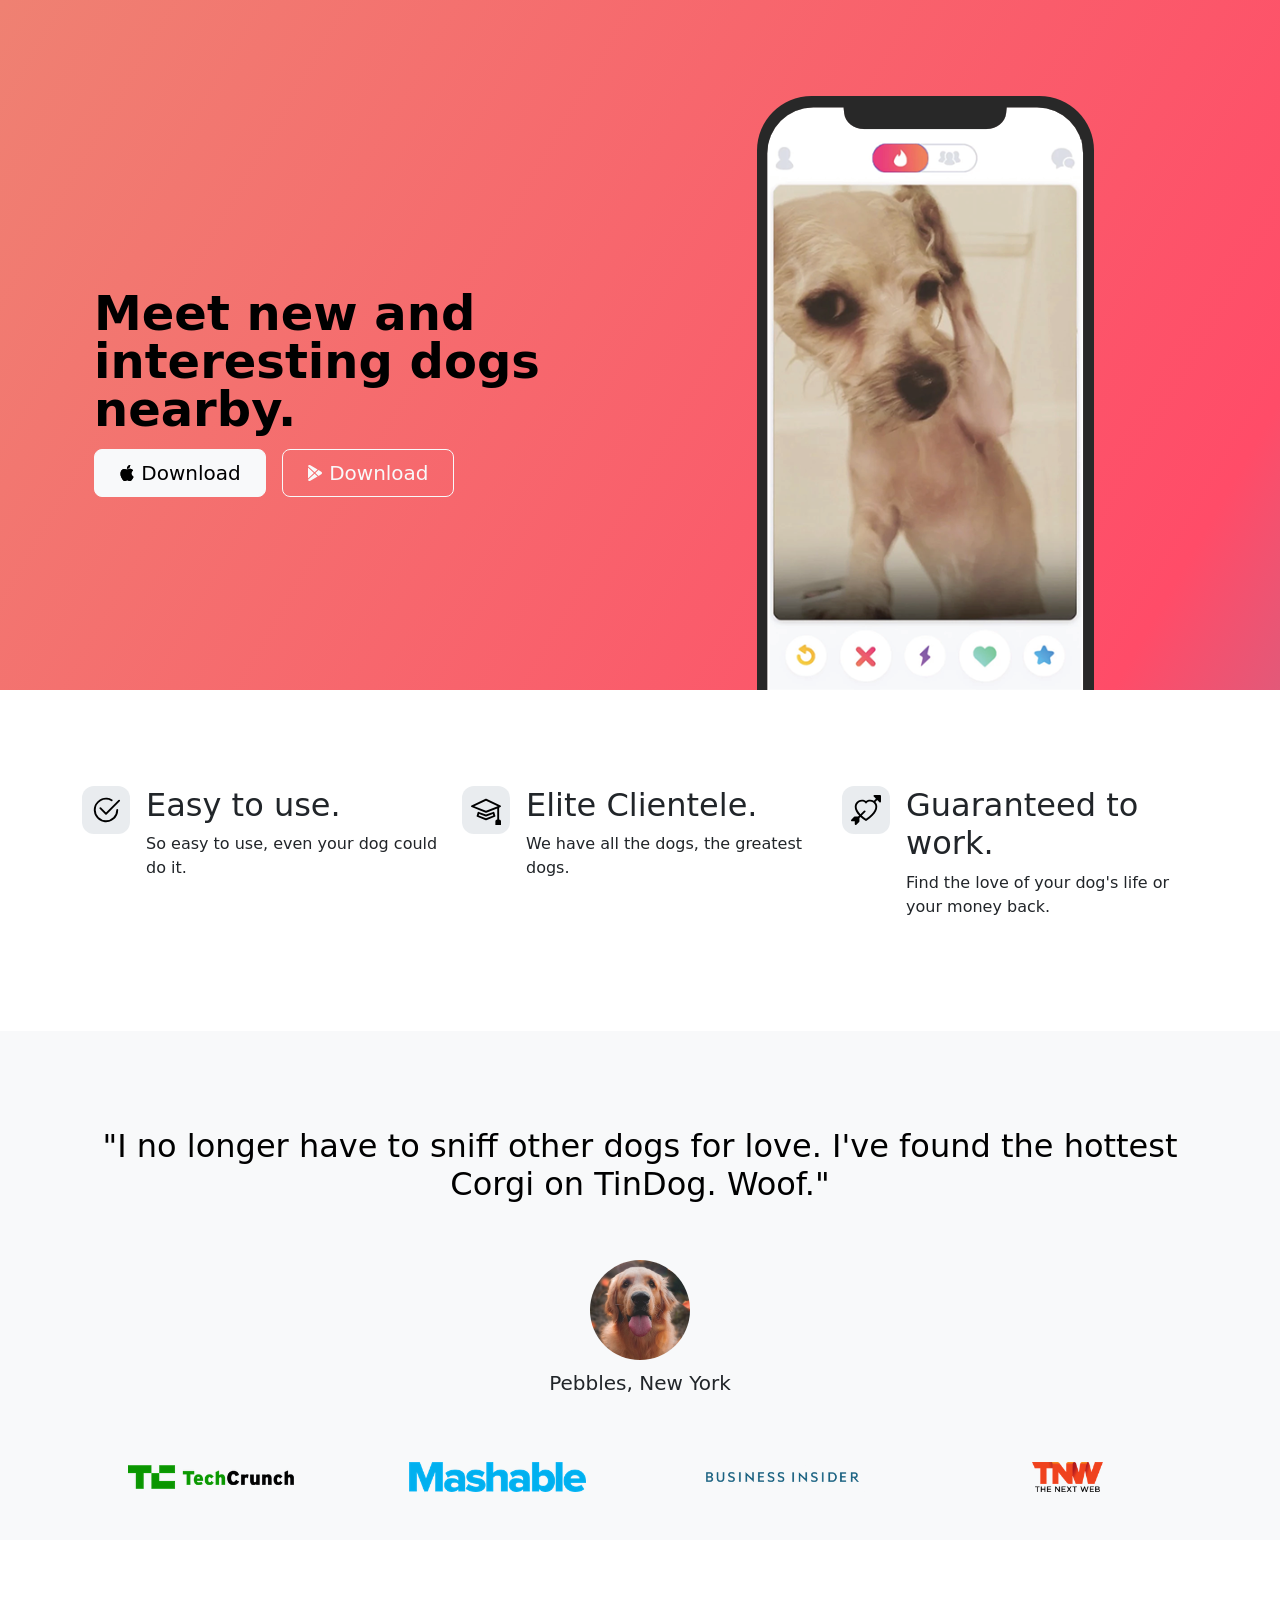
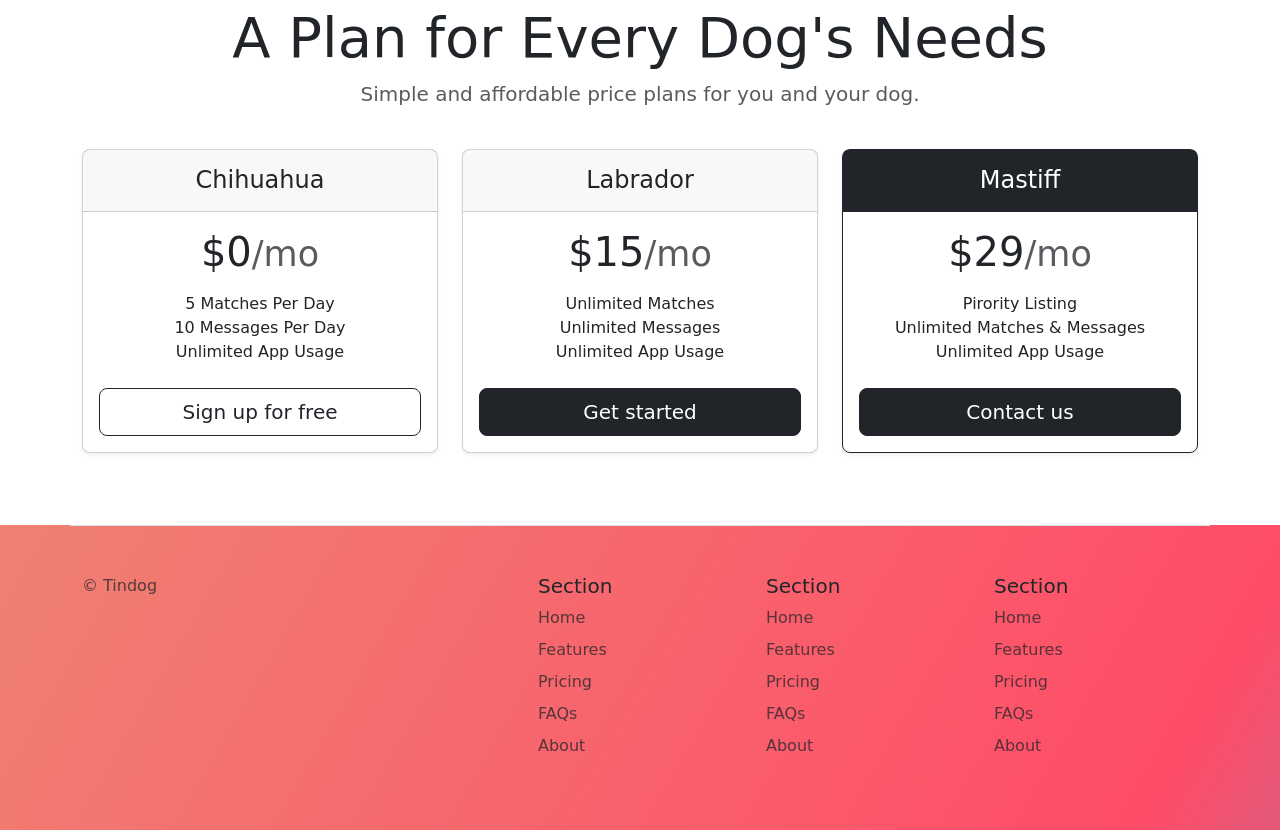
<file: solution.html>
<!DOCTYPE html>
<html lang="en">

<head>
  <meta charset="UTF-8">
  <meta name="viewport" content="width=device-width, initial-scale=1.0">
  <title>TinDog</title>
  <link href="https://cdn.jsdelivr.net/npm/bootstrap@5.3.0-alpha3/dist/css/bootstrap.min.css" rel="stylesheet"
    integrity="sha384-KK94CHFLLe+nY2dmCWGMq91rCGa5gtU4mk92HdvYe+M/SXH301p5ILy+dN9+nJOZ" crossorigin="anonymous">
  <link rel="stylesheet" href="./css/solution.css">
</head>

<body>


  <!-- Title -->
  <section id="title" class="gradient-background">

    <div class="container col-xxl-8 px-4 pt-5">
      <div class="row flex-lg-row-reverse align-items-center g-5 pt-5">
        <div class="col-10 col-sm-8 col-lg-6">
          <img src="./images/iphone.png" class="d-block mx-lg-auto img-fluid" alt="Bootstrap Themes" height="200"
            loading="lazy">
        </div>
        <div class="col-lg-6">
          <h1 class="display-5 fw-bold text-body-emphasis lh-1 mb-3">Meet new and interesting dogs nearby.</h1>

          <div class="d-grid gap-2 d-md-flex justify-content-md-start">
            <button type="button" class="btn btn-light btn-lg px-4 me-md-2"><svg xmlns="http://www.w3.org/2000/svg"
                width="16" height="16" fill="currentColor" class="bi bi-apple mb-1" viewBox="0 0 16 16">
                <path
                  d="M11.182.008C11.148-.03 9.923.023 8.857 1.18c-1.066 1.156-.902 2.482-.878 2.516.024.034 1.52.087 2.475-1.258.955-1.345.762-2.391.728-2.43Zm3.314 11.733c-.048-.096-2.325-1.234-2.113-3.422.212-2.189 1.675-2.789 1.698-2.854.023-.065-.597-.79-1.254-1.157a3.692 3.692 0 0 0-1.563-.434c-.108-.003-.483-.095-1.254.116-.508.139-1.653.589-1.968.607-.316.018-1.256-.522-2.267-.665-.647-.125-1.333.131-1.824.328-.49.196-1.422.754-2.074 2.237-.652 1.482-.311 3.83-.067 4.56.244.729.625 1.924 1.273 2.796.576.984 1.34 1.667 1.659 1.899.319.232 1.219.386 1.843.067.502-.308 1.408-.485 1.766-.472.357.013 1.061.154 1.782.539.571.197 1.111.115 1.652-.105.541-.221 1.324-1.059 2.238-2.758.347-.79.505-1.217.473-1.282Z" />
                <path
                  d="M11.182.008C11.148-.03 9.923.023 8.857 1.18c-1.066 1.156-.902 2.482-.878 2.516.024.034 1.52.087 2.475-1.258.955-1.345.762-2.391.728-2.43Zm3.314 11.733c-.048-.096-2.325-1.234-2.113-3.422.212-2.189 1.675-2.789 1.698-2.854.023-.065-.597-.79-1.254-1.157a3.692 3.692 0 0 0-1.563-.434c-.108-.003-.483-.095-1.254.116-.508.139-1.653.589-1.968.607-.316.018-1.256-.522-2.267-.665-.647-.125-1.333.131-1.824.328-.49.196-1.422.754-2.074 2.237-.652 1.482-.311 3.83-.067 4.56.244.729.625 1.924 1.273 2.796.576.984 1.34 1.667 1.659 1.899.319.232 1.219.386 1.843.067.502-.308 1.408-.485 1.766-.472.357.013 1.061.154 1.782.539.571.197 1.111.115 1.652-.105.541-.221 1.324-1.059 2.238-2.758.347-.79.505-1.217.473-1.282Z" />
              </svg> Download</button>
            <button type="button" class="btn btn-outline-light btn-lg px-4"><svg xmlns="http://www.w3.org/2000/svg"
                width="16" height="16" fill="currentColor" class="bi bi-google-play mb-1" viewBox="0 0 16 16">
                <path
                  d="M14.222 9.374c1.037-.61 1.037-2.137 0-2.748L11.528 5.04 8.32 8l3.207 2.96 2.694-1.586Zm-3.595 2.116L7.583 8.68 1.03 14.73c.201 1.029 1.36 1.61 2.303 1.055l7.294-4.295ZM1 13.396V2.603L6.846 8 1 13.396ZM1.03 1.27l6.553 6.05 3.044-2.81L3.333.215C2.39-.341 1.231.24 1.03 1.27Z" />
              </svg> Download</button>
          </div>
        </div>
      </div>
    </div>
  </section>
  <!-- Features -->
  <section id="features">
    <div class="container mt-5">
      <div class="row g-4 py-5 row-cols-1 row-cols-lg-3">
        <div class="col d-flex align-items-start">
          <div
            class="icon-square text-body-emphasis bg-body-secondary d-inline-flex align-items-center justify-content-center fs-4 flex-shrink-0 me-3">
            <svg xmlns="http://www.w3.org/2000/svg" height="30" fill="currentColor" class="bi bi-check2-circle"
              viewBox="0 0 16 16">
              <path
                d="M2.5 8a5.5 5.5 0 0 1 8.25-4.764.5.5 0 0 0 .5-.866A6.5 6.5 0 1 0 14.5 8a.5.5 0 0 0-1 0 5.5 5.5 0 1 1-11 0z" />
              <path
                d="M15.354 3.354a.5.5 0 0 0-.708-.708L8 9.293 5.354 6.646a.5.5 0 1 0-.708.708l3 3a.5.5 0 0 0 .708 0l7-7z" />
            </svg>
          </div>
          <div>
            <h3 class="fs-2">Easy to use.</h3>
            <p>So easy to use, even your dog could do it.</p>

          </div>
        </div>
        <div class="col d-flex align-items-start">
          <div
            class="icon-square text-body-emphasis bg-body-secondary d-inline-flex align-items-center justify-content-center fs-4 flex-shrink-0 me-3">
            <svg xmlns="http://www.w3.org/2000/svg" height="30" fill="currentColor" class="bi bi-mortarboard"
              viewBox="0 0 16 16">
              <path
                d="M8.211 2.047a.5.5 0 0 0-.422 0l-7.5 3.5a.5.5 0 0 0 .025.917l7.5 3a.5.5 0 0 0 .372 0L14 7.14V13a1 1 0 0 0-1 1v2h3v-2a1 1 0 0 0-1-1V6.739l.686-.275a.5.5 0 0 0 .025-.917l-7.5-3.5ZM8 8.46 1.758 5.965 8 3.052l6.242 2.913L8 8.46Z" />
              <path
                d="M4.176 9.032a.5.5 0 0 0-.656.327l-.5 1.7a.5.5 0 0 0 .294.605l4.5 1.8a.5.5 0 0 0 .372 0l4.5-1.8a.5.5 0 0 0 .294-.605l-.5-1.7a.5.5 0 0 0-.656-.327L8 10.466 4.176 9.032Zm-.068 1.873.22-.748 3.496 1.311a.5.5 0 0 0 .352 0l3.496-1.311.22.748L8 12.46l-3.892-1.556Z" />
            </svg>
          </div>
          <div>
            <h3 class="fs-2">Elite Clientele.</h3>
            <p>We have all the dogs, the greatest dogs.</p>

          </div>
        </div>
        <div class="col d-flex align-items-start">
          <div
            class="icon-square text-body-emphasis bg-body-secondary d-inline-flex align-items-center justify-content-center fs-4 flex-shrink-0 me-3">
            <svg xmlns="http://www.w3.org/2000/svg" height="30" fill="currentColor" class="bi bi-arrow-through-heart"
              viewBox="0 0 16 16">
              <path fill-rule="evenodd"
                d="M2.854 15.854A.5.5 0 0 1 2 15.5V14H.5a.5.5 0 0 1-.354-.854l1.5-1.5A.5.5 0 0 1 2 11.5h1.793l.53-.53c-.771-.802-1.328-1.58-1.704-2.32-.798-1.575-.775-2.996-.213-4.092C3.426 2.565 6.18 1.809 8 3.233c1.25-.98 2.944-.928 4.212-.152L13.292 2 12.147.854A.5.5 0 0 1 12.5 0h3a.5.5 0 0 1 .5.5v3a.5.5 0 0 1-.854.354L14 2.707l-1.006 1.006c.236.248.44.531.6.845.562 1.096.585 2.517-.213 4.092-.793 1.563-2.395 3.288-5.105 5.08L8 13.912l-.276-.182a21.86 21.86 0 0 1-2.685-2.062l-.539.54V14a.5.5 0 0 1-.146.354l-1.5 1.5Zm2.893-4.894A20.419 20.419 0 0 0 8 12.71c2.456-1.666 3.827-3.207 4.489-4.512.679-1.34.607-2.42.215-3.185-.817-1.595-3.087-2.054-4.346-.761L8 4.62l-.358-.368c-1.259-1.293-3.53-.834-4.346.761-.392.766-.464 1.845.215 3.185.323.636.815 1.33 1.519 2.065l1.866-1.867a.5.5 0 1 1 .708.708L5.747 10.96Z" />
            </svg>
          </div>
          <div>
            <h3 class="fs-2">Guaranteed to work.</h3>
            <p>Find the love of your dog's life or your money back.</p>

          </div>
        </div>
      </div>
    </div>
  </section>
  <!-- Testimonial -->
  <section id="testimonial">
    <div class="my-5">
      <div class="p-5 text-center bg-body-tertiary">
        <div class="container py-5">
          <h2 class="text-body-emphasis">"I no longer have to sniff other dogs for love. I've found the hottest Corgi on
            TinDog. Woof."</h2>
          <img class="profile-img mt-5" src="./images/dog-img.jpg" alt="dog image">
          <p class="col-lg-8 mx-auto lead mt-2">
            Pebbles, New York
          </p>
        </div>

        <div class="container">
          <div class="row">
            <div class="col-lg-3 col-sm-12">
              <img src="./images/techcrunch.png" alt="techcrunch" height="30">
            </div>
            <div class="col-lg-3 col-sm-12">
              <img src="./images/mashable.png" alt="mashable" height="30">
            </div>
            <div class="col-lg-3 col-sm-12">
              <img src="./images/bizinsider.png" alt="bizinsider" height="30">
            </div>
            <div class="col-lg-3 col-sm-12">
              <img src="./images/tnw.png" alt="tnw" height="30">
            </div>
          </div>
        </div>
      </div>
    </div>
  </section>
  <!-- Pricing -->
  <section id="pricing">
    <div class="container">
      <div class="pricing-header p-3 pb-md-4 mx-auto text-center">
        <h2 class="display-4 fw-normal">A Plan for Every Dog's Needs</h2>
        <p class="fs-5 text-body-secondary">Simple and affordable price plans for you and your dog.
      </div>
      <div class="row row-cols-1 row-cols-md-3 mb-3 text-center">
        <div class="col">
          <div class="card mb-4 rounded-3 shadow-sm">
            <div class="card-header py-3">
              <h4 class="my-0 fw-normal">Chihuahua</h4>
            </div>
            <div class="card-body">
              <h1 class="card-title pricing-card-title">$0<small class="text-body-secondary fw-light">/mo</small></h1>
              <ul class="list-unstyled mt-3 mb-4">
                <li>5 Matches Per Day</li>
                <li>10 Messages Per Day</li>
                <li>Unlimited App Usage</li>
              </ul>
              <button type="button" class="w-100 btn btn-lg btn-outline-dark">Sign up for free</button>
            </div>
          </div>
        </div>
        <div class="col">
          <div class="card mb-4 rounded-3 shadow-sm">
            <div class="card-header py-3">
              <h4 class="my-0 fw-normal">Labrador</h4>
            </div>
            <div class="card-body">
              <h1 class="card-title pricing-card-title">$15<small class="text-body-secondary fw-light">/mo</small></h1>
              <ul class="list-unstyled mt-3 mb-4">
                <li>Unlimited Matches</li>
                <li>Unlimited Messages</li>
                <li>Unlimited App Usage</li>
              </ul>
              <button type="button" class="w-100 btn btn-lg btn-dark">Get started</button>
            </div>
          </div>
        </div>
        <div class="col">
          <div class="card mb-4 rounded-3 shadow-sm border-dark">
            <div class="card-header py-3 text-bg-dark border-dark">
              <h4 class="my-0 fw-normal">Mastiff</h4>
            </div>
            <div class="card-body">
              <h1 class="card-title pricing-card-title">$29<small class="text-body-secondary fw-light">/mo</small></h1>
              <ul class="list-unstyled mt-3 mb-4">
                <li>Pirority Listing</li>
                <li>Unlimited Matches & Messages</li>
                <li>Unlimited App Usage</li>
              </ul>
              <button type="button" class="w-100 btn btn-lg btn-dark">Contact us</button>
            </div>
          </div>
        </div>
      </div>
    </div>
  </section>
  <!-- Footer -->
  <section id="contact" class="gradient-background">
    <div class="container ">
      <footer class="row row-cols-1 row-cols-sm-2 row-cols-md-5 py-5 mt-5 border-top">
        <div class="col mb-3">

          <p class="text-body-secondary">© Tindog</p>
        </div>

        <div class="col mb-3">

        </div>

        <div class="col mb-3">
          <h5>Section</h5>
          <ul class="nav flex-column">
            <li class="nav-item mb-2"><a href="#" class="nav-link p-0 text-body-secondary">Home</a></li>
            <li class="nav-item mb-2"><a href="#" class="nav-link p-0 text-body-secondary">Features</a></li>
            <li class="nav-item mb-2"><a href="#" class="nav-link p-0 text-body-secondary">Pricing</a></li>
            <li class="nav-item mb-2"><a href="#" class="nav-link p-0 text-body-secondary">FAQs</a></li>
            <li class="nav-item mb-2"><a href="#" class="nav-link p-0 text-body-secondary">About</a></li>
          </ul>
        </div>

        <div class="col mb-3">
          <h5>Section</h5>
          <ul class="nav flex-column">
            <li class="nav-item mb-2"><a href="#" class="nav-link p-0 text-body-secondary">Home</a></li>
            <li class="nav-item mb-2"><a href="#" class="nav-link p-0 text-body-secondary">Features</a></li>
            <li class="nav-item mb-2"><a href="#" class="nav-link p-0 text-body-secondary">Pricing</a></li>
            <li class="nav-item mb-2"><a href="#" class="nav-link p-0 text-body-secondary">FAQs</a></li>
            <li class="nav-item mb-2"><a href="#" class="nav-link p-0 text-body-secondary">About</a></li>
          </ul>
        </div>

        <div class="col mb-3">
          <h5>Section</h5>
          <ul class="nav flex-column">
            <li class="nav-item mb-2"><a href="#" class="nav-link p-0 text-body-secondary">Home</a></li>
            <li class="nav-item mb-2"><a href="#" class="nav-link p-0 text-body-secondary">Features</a></li>
            <li class="nav-item mb-2"><a href="#" class="nav-link p-0 text-body-secondary">Pricing</a></li>
            <li class="nav-item mb-2"><a href="#" class="nav-link p-0 text-body-secondary">FAQs</a></li>
            <li class="nav-item mb-2"><a href="#" class="nav-link p-0 text-body-secondary">About</a></li>
          </ul>
        </div>
      </footer>
    </div>
  </section>
</body>

</html>
</file>
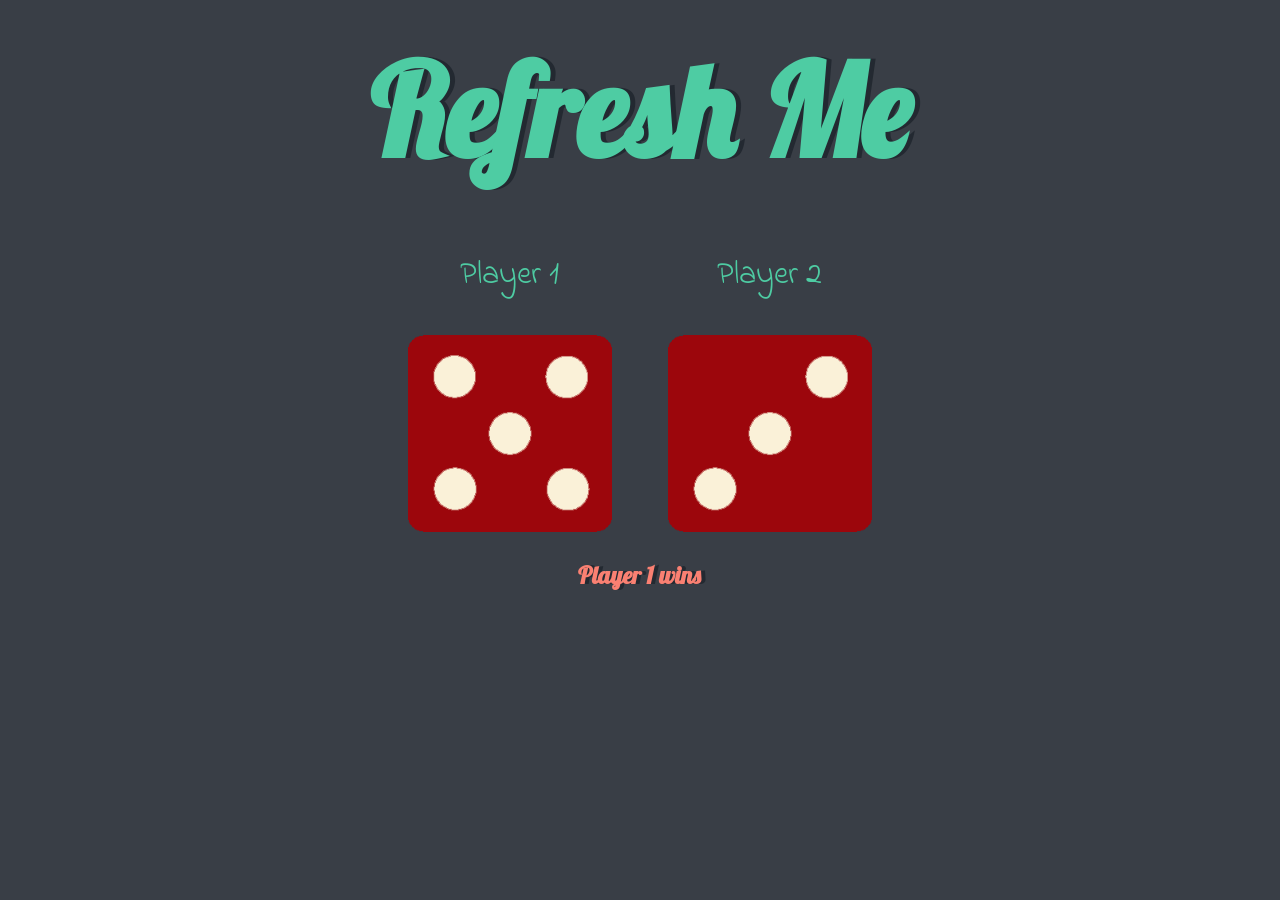
<file: Dicee+Challenge+-+Starting+Files/dicee.html>
<!DOCTYPE html>
<html lang="en" dir="ltr">
  <head>
    <meta charset="utf-8" />
    <title>Dicee</title>
    <link rel="stylesheet" href="styles.css" />

    <link
      href="https://fonts.googleapis.com/css?family=Indie+Flower|Lobster"
      rel="stylesheet"
    />
  </head>
  <body>
    <div class="container">
      <h1>Refresh Me</h1>
  
      <div class="dice">
        <p>Player 1</p>
        <img class="img1" src="images/dice1.png" />
      </div>

      <div class="dice">
        <p>Player 2</p>
        <img class="img2" src="images/dice2.png" />
      </div>

      <h2 id="tf" ></h2>
    </div>
  
    <script src="index.js" charset="utf-8"></script>

  </body>
</html>
</file>
<file: css/solution.css>
.gradient-background {
  background: linear-gradient(300deg, #00bfff, #ff4c68, #ef8172);
  background-size: 180% 180%;
  animation: gradient-animation 18s ease infinite;
}

@keyframes gradient-animation {
  0% {
    background-position: 0% 50%;
  }
  50% {
    background-position: 100% 50%;
  }
  100% {
    background-position: 0% 50%;
  }
}

.icon-square {
  width: 3rem;
  height: 3rem;
  border-radius: 0.75rem;
}

.profile-img {
  border-radius: 50%;
  height: 100px;
}
</file>
<file: Dicee+Challenge+-+Starting+Files/styles.css>
.container {
  width: 70%;
  margin: auto;
  text-align: center;
}

.dice {
  text-align: center;
  display: inline-block;

}

body {
  background-color: #393E46;
}

h1 {
  margin: 30px;
  font-family: 'Lobster', cursive;
  text-shadow: 5px 0 #232931;
  font-size: 8rem;
  color: #4ECCA3;
}

h2 {
  
  font-family: 'Lobster', cursive; 
  text-align: center;
  text-shadow: 4px 0 #232931;
  color: salmon;
  

}
p {
  font-size: 2rem;
  color: #4ECCA3;
  font-family: 'Indie Flower', cursive;
}

img {
  width: 80%;
}

footer {
  margin-top: 5%;
  color: #EEEEEE;
  text-align: center;
  font-family: 'Indie Flower', cursive;

}
</file>
